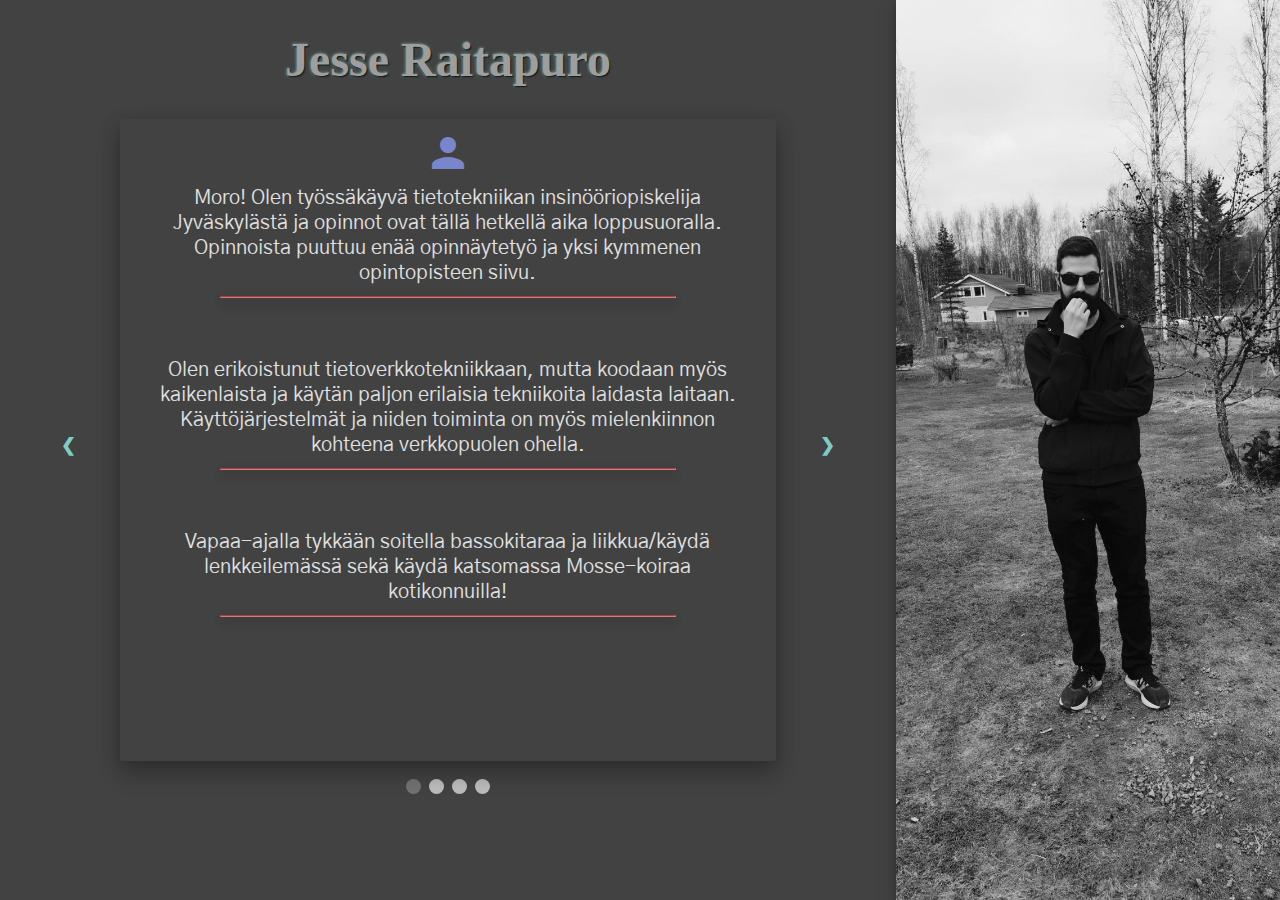
<file: index.html>
<!DOCTYPE html>

<html lang="fi">

  <head>
    <link href="https://fonts.googleapis.com/icon?family=Material+Icons" rel="stylesheet">
    <link href="https://fonts.googleapis.com/css?family=Gothic+A1" rel="stylesheet">
    <meta name="viewport" content="width=device-width, initial-scale=1.0"/>
    <title>Jesse Raitapuro - Portfolio</title>
    <meta charset="utf-8">
    <style>

      body, html{
        margin: 0;
        padding: 0;
      }

      body{
        background-color: #424242;
      }

      #firstItems{
        width: 100%;
        height: 100vh;
        background-color: #424242;
      }

      .splitLeft, .splitRight{
        height:100%;
        object-fit:cover;
      }

      .splitLeft{
        width: 70%;
      }

      .splitRight{
        width:30%;
      }

      .ownIntro{
        float: left;
        overflow:auto;
      }

      .ownPicture{
        float: right;
        box-shadow: 0 4px 8px 0 rgba(0, 0, 0, 0.2), 0 6px 20px 0 rgba(0, 0, 0, 0.19);
      }

      .mainHeader{
        color: #9e9e9e;
        text-align: center;
        padding-left: 24px;
        padding-right: 24px;
        font-size: 3em;
        text-shadow: 1px 1px 2px black, 0 0 3px #80cbc4;
      }

      .mainText{
        text-align: center;
        color: #e0e0e0;
        font-family: 'Gothic A1', sans-serif;
        font-size: 1.25em;
        padding-left: 24px;
        padding-right: 24px;
        padding-top: 8px;
        margin-left: auto;
        margin-right: auto;
        border: 2px solid #424242;
        border-radius: 2px;
        box-shadow: 0 12px 24px 0 rgba(0, 0, 0, 0.2), 0 6px 20px 0 rgba(0, 0, 0, 0.19);
        width: 75%;
        height: 70vh;
        overflow: auto;
        -webkit-overflow-scrolling: touch;
      }

      .mainLine{
        width: 75%;
        border-color: #e57373;
        box-shadow: 0 6px 12px 0 rgba(0, 0, 0, 0.2), 0 3px 10px 0 rgba(0, 0, 0, 0.19);
      }

      .Icon{
        text-align: center;
        color: #7986cb;
        font-size: 3rem;
          margin-bottom: 9px;
      }

      .contact{
        color: #ef9a9a;
      }


      .mobileHide{
        display: inherit;
      }

      .fullHide{
        display: none;
      }

      .links{
        color: #4db6ac;
      }

      /* Slideshow container */
      .slideshow-container {
        max-width: 90%;
        position: relative;
        margin: auto;
      }

      /* Hide the images by default */
      .mySlides {
          display: none;
      }

      /* Next & previous buttons */
      .prev, .next {
        cursor: pointer;
        position: absolute;
        top: 50%;
        width: auto;
        margin-top: -22px;
        padding: 16px;
        color: white;
        font-weight: bold;
        font-size: 18px;
        transition: 0.6s ease;
        border-radius: 0 3px 3px 0;
        color: #80cbc4;
      }

      /* Position the "next button" to the right */
      .next {
        right: 0;
        border-radius: 3px 0 0 3px;
      }

      /* On hover, add a black background color with a little bit see-through */
      .prev:hover, .next:hover {
        background-color: rgba(0,0,0,0.8);
      }



      /* The dots/bullets/indicators */
      .dot {
        cursor: pointer;
        height: 15px;
        width: 15px;
        margin: 0 2px;
        background-color: #bbb;
        border-radius: 50%;
        display: inline-block;
        transition: background-color 0.6s ease;
      }

      .active, .dot:hover {
        background-color: #717171;
      }

      /* Fading animation */
      .fade {
        -webkit-animation-name: fade;
        -webkit-animation-duration: 1s;
        animation-name: fade;
        animation-duration: 1s;
      }

      @-webkit-keyframes fade {
        from {opacity: .4}
        to {opacity: 1}
      }

      @keyframes fade {
        from {opacity: .4}
        to {opacity: 1}
      }


      @media only screen and (max-width: 900px) {

        #firstItems{
          height: inherit;
        }

        .ownIntro, .ownPicture {
          float:inherit;
        }

        .ownPicture{
          height: 570px;
        }


        .splitLeft, .splitRight{
          width: 100%;
          margin-bottom: 27px;
        }

        .mobileHide{
          display: none;
        }

        .fullHide{
          display: inherit;
        }

}


    </style>

  </head>


  <body>

    <div id="firstItems">
      <div class="splitLeft ownIntro">

        <header><h1 class="mainHeader" >Jesse Raitapuro</h1></header>
        <img src="own_picture.jpg" alt="Jesse Raitapuro" class="splitRight ownPicture fullHide">



                <!-- Slideshow container -->
        <div class="slideshow-container">

          <!-- Full-width images with number and caption text -->
          <div class="mySlides fade">
              <div class="mainText">

                <i class="material-icons Icon">person</i>

                <div>
                Moro! Olen työssäkäyvä tietotekniikan insinööriopiskelija Jyväskylästä ja opinnot ovat tällä hetkellä aika loppusuoralla. Opinnoista puuttuu enää opinnäytetyö ja yksi kymmenen opintopisteen siivu.<hr class="mainLine"><br><br>
                Olen erikoistunut tietoverkkotekniikkaan, mutta koodaan myös kaikenlaista ja käytän paljon erilaisia tekniikoita laidasta laitaan. Käyttöjärjestelmät ja niiden toiminta on myös mielenkiinnon kohteena verkkopuolen ohella.<hr class="mainLine"><br><br>
                Vapaa-ajalla tykkään soitella bassokitaraa ja liikkua/käydä lenkkeilemässä sekä käydä katsomassa Mosse-koiraa kotikonnuilla!<hr class="mainLine">
              </div>
              </div>
          </div>

          <div class="mySlides fade">
            <div class="mainText">
              <i class="material-icons Icon">code</i>

              <div>
              Tämän kevään ja viime vuoden syksyn aikana suoritin työharjoitteluni Jyväskylän ammattikorkeakoulussa data-analytiikan parissa. Projekteja oli laidasta laitaan ja tein myös jonkin verran web-devausta. Muutamia projekteja on myös julkaistu.<br><br>
              <a class="links" href="https://gitlab.labranet.jamk.fi/data-analysis-and-ai/PUBG-data-analysis">PlayerUnknown´s Battlegrounds analysointi</a><br><br>
              <a class="links" href="https://gitlab.labranet.jamk.fi/data-analysis-and-ai/Commerce-analysis">Ostoskäyttäytymisen analyysi</a>
              <hr class="mainLine">
              <br><br>
              Seuraavan projektiin tein esimerkiksi frontend puolen käyttäen Google Maps rajapintaa sekä MaterializeCSS frontend frameworkkia:
              <br><br>
              <a class="links" href="http://aida.labranet.jamk.fi">Ruuhka-analysaattori</a>
              <hr class="mainLine">
            </div>


            </div>
          </div>

          <div class="mySlides fade">
            <div class="mainText">
              <i class="material-icons Icon">create</i>
              <div>
              Pääasiassa ohjelmointikielenä käytän Pythonia. Se on minusta erinomainen työkalu data-analytiikkaan, web-devaukseen(backend), koneoppimiseen ja nopeiden prototyyppien tekemiseen.<hr class="mainLine"><br><br>Web-devauksessa myös tutuksi on tullut HTML, CSS, JavaScript(+JQuery) ja erilaiset frameworkit. Projekteissa missä myös backendia tarvitaan olen käyttänyt lähes poikkeuksetta Python+Flask(+MySQL) yhdistelmää. Olen todennut tämän hyvin toimivaksi ja skaalautuvaksi.<hr class="mainLine"><br><br>
              Projektin pystyttäminen serverille onnistuu myös. Esimerkiksi Flask-ohjelman konfigurointi Apache web-serverin päälle.<hr class="mainLine">
            </div>

            </div>
          </div>

          <div class="mySlides fade">
            <div class="mainText">
              <i class="material-icons Icon">mail_outline</i>
              <br><br>
              <div class="contact">
                Sähköposti:</div><div> jesse.raitapuro@jamk.fi
              </div>
              <br>
              <div class="contact">
                GitHub sivu:</div><div> <a class="links" href="https://github.com/jessenbetasoftat">jessenbetasoftat</a>
              </div>
            </div>
          </div>

          <!-- Next and previous buttons -->
          <a class="prev" onclick="plusSlides(-1)">&#10094;</a>
          <a class="next" onclick="plusSlides(1)">&#10095;</a>
        </div>
        <br>

        <!-- The dots/circles -->
        <div style="text-align:center">
          <span class="dot" onclick="currentSlide(1)"></span>
          <span class="dot" onclick="currentSlide(2)"></span>
          <span class="dot" onclick="currentSlide(3)"></span>
          <span class="dot" onclick="currentSlide(4)"></span>
        </div>



      </div>

      <img src="own_picture.jpg" alt="Jesse Raitapuro" class="splitRight ownPicture mobileHide">
    </div>



    <script>
    var slideIndex = 1;
    showSlides(slideIndex);

    // Next/previous controls
    function plusSlides(n) {
      showSlides(slideIndex += n);
    }

    // Thumbnail image controls
    function currentSlide(n) {
      showSlides(slideIndex = n);
    }

    function showSlides(n) {
      var i;
      var slides = document.getElementsByClassName("mySlides");
      var dots = document.getElementsByClassName("dot");
      if (n > slides.length) {slideIndex = 1}
      if (n < 1) {slideIndex = slides.length}
      for (i = 0; i < slides.length; i++) {
          slides[i].style.display = "none";
      }
      for (i = 0; i < dots.length; i++) {
          dots[i].className = dots[i].className.replace(" active", "");
      }
      slides[slideIndex-1].style.display = "block";
      dots[slideIndex-1].className += " active";
    }
    </script>
  </body>


</html>
</file>
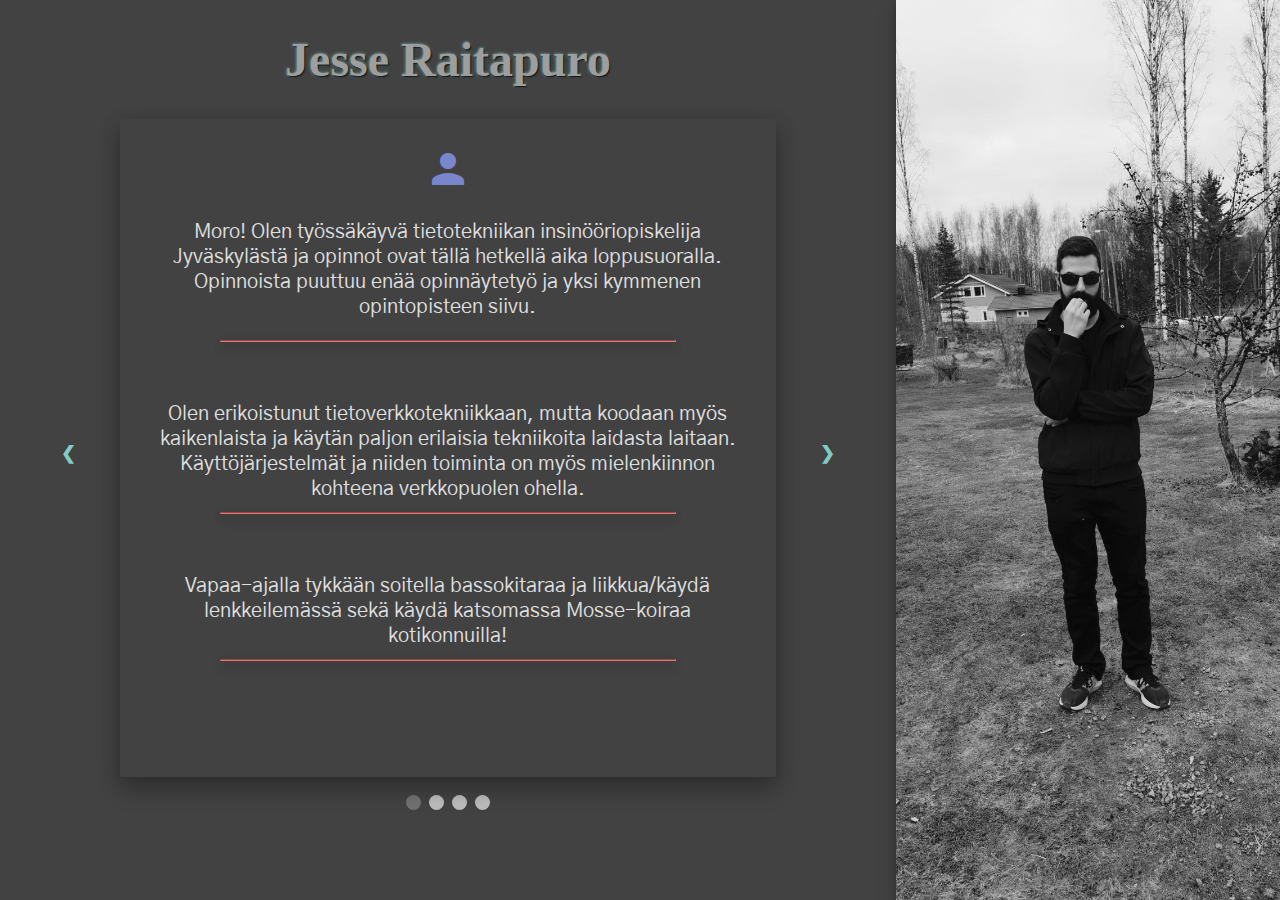
<file: main.html>
<!DOCTYPE html>

<html>

  <head>
    <link href="https://fonts.googleapis.com/icon?family=Material+Icons" rel="stylesheet">
    <link href="https://fonts.googleapis.com/css?family=Gothic+A1" rel="stylesheet">
    <meta name="viewport" content="width=device-width, initial-scale=1.0"/>
    <title>Jesse Raitapuro - Portfolio</title>
    <style>

      body, html{
        margin: 0;
        padding: 0;
      }

      body{
        background-color: #424242;
      }

      #firstItems{
        width: 100%;
        height: 100vh;
        background-color: #424242;
      }

      .splitLeft, .splitRight{
        height:100%;
        object-fit:cover;
      }

      .splitLeft{
        width: 70%;
      }

      .splitRight{
        width:30%;
      }

      .ownIntro{
        float: left;
        overflow:auto;
      }

      .ownPicture{
        float: right;
        box-shadow: 0 4px 8px 0 rgba(0, 0, 0, 0.2), 0 6px 20px 0 rgba(0, 0, 0, 0.19);
      }

      .mainHeader{
        color: #9e9e9e;
        text-align: center;
        padding-left: 24px;
        padding-right: 24px;
        font-size: 3em;
        text-shadow: 1px 1px 2px black, 0 0 3px #80cbc4;
      }

      .mainText{
        text-align: center;
        color: #e0e0e0;
        font-family: 'Gothic A1', sans-serif;
        font-size: 1.25em;
        padding-left: 24px;
        padding-right: 24px;
        padding-top: 24px;
        margin-left: auto;
        margin-right: auto;
        border: 2px solid #424242;
        border-radius: 2px;
        box-shadow: 0 12px 24px 0 rgba(0, 0, 0, 0.2), 0 6px 20px 0 rgba(0, 0, 0, 0.19);
        width: 75%;
        height: 70vh;
        overflow: auto;
      }

      .mainLine{
        width: 75%;
        border-color: #e57373;
        box-shadow: 0 6px 12px 0 rgba(0, 0, 0, 0.2), 0 3px 10px 0 rgba(0, 0, 0, 0.19);
      }

      .Icon{
        text-align: center;
        color: #7986cb;
        font-size: 3rem;
      }

      .contact{
        color: #ef9a9a;
      }


      .mobileHide{
        display: inherit;
      }

      .fullHide{
        display: none;
      }

      .links{
        color: #4db6ac;
      }

      /* Slideshow container */
      .slideshow-container {
        max-width: 90%;
        position: relative;
        margin: auto;
      }

      /* Hide the images by default */
      .mySlides {
          display: none;
      }

      /* Next & previous buttons */
      .prev, .next {
        cursor: pointer;
        position: absolute;
        top: 50%;
        width: auto;
        margin-top: -22px;
        padding: 16px;
        color: white;
        font-weight: bold;
        font-size: 18px;
        transition: 0.6s ease;
        border-radius: 0 3px 3px 0;
        color: #80cbc4;
      }

      /* Position the "next button" to the right */
      .next {
        right: 0;
        border-radius: 3px 0 0 3px;
      }

      /* On hover, add a black background color with a little bit see-through */
      .prev:hover, .next:hover {
        background-color: rgba(0,0,0,0.8);
      }



      /* The dots/bullets/indicators */
      .dot {
        cursor: pointer;
        height: 15px;
        width: 15px;
        margin: 0 2px;
        background-color: #bbb;
        border-radius: 50%;
        display: inline-block;
        transition: background-color 0.6s ease;
      }

      .active, .dot:hover {
        background-color: #717171;
      }

      /* Fading animation */
      .fade {
        -webkit-animation-name: fade;
        -webkit-animation-duration: 1s;
        animation-name: fade;
        animation-duration: 1s;
      }

      @-webkit-keyframes fade {
        from {opacity: .4}
        to {opacity: 1}
      }

      @keyframes fade {
        from {opacity: .4}
        to {opacity: 1}
      }


      @media only screen and (max-width: 900px) {

        #firstItems{
          height: inherit;
        }

        .ownIntro, .ownPicture {
          float:inherit;
        }

        .ownPicture{
          height: 570px;
        }


        .splitLeft, .splitRight{
          width: 100%;
          margin-bottom: 27px;
        }

        .mobileHide{
          display: none;
        }

        .fullHide{
          display: inherit;
        }

}


    </style>
    <meta charset="utf-8">
  </head>


  <body>

    <div id="firstItems">
      <div class="splitLeft ownIntro">

        <header><h1 class="mainHeader" >Jesse Raitapuro</h1></header>
        <img src="own_picture.jpg" class="splitRight ownPicture fullHide">



                <!-- Slideshow container -->
        <div class="slideshow-container">

          <!-- Full-width images with number and caption text -->
          <div class="mySlides fade">
              <div class="mainText">

                <i class="material-icons Icon">person</i>

                <p>
                Moro! Olen työssäkäyvä tietotekniikan insinööriopiskelija Jyväskylästä ja opinnot ovat tällä hetkellä aika loppusuoralla. Opinnoista puuttuu enää opinnäytetyö ja yksi kymmenen opintopisteen siivu.<hr class="mainLine"><br><br>
                Olen erikoistunut tietoverkkotekniikkaan, mutta koodaan myös kaikenlaista ja käytän paljon erilaisia tekniikoita laidasta laitaan. Käyttöjärjestelmät ja niiden toiminta on myös mielenkiinnon kohteena verkkopuolen ohella.<hr class="mainLine"><br><br>
                Vapaa-ajalla tykkään soitella bassokitaraa ja liikkua/käydä lenkkeilemässä sekä käydä katsomassa Mosse-koiraa kotikonnuilla!<hr class="mainLine"></p>
              </div>
          </div>

          <div class="mySlides fade">
            <div class="mainText">
              <i class="material-icons Icon">code</i>
              <p>
              Tämän kevään ja viime vuoden syksyn aikana suoritin työharjoitteluni Jyväskylän ammattikorkeakoulussa data-analytiikan parissa. Projekteja oli laidasta laitaan ja tein myös jonkin verran web-devausta. Muutamia projekteja on myös julkaistu.<br><br>
              <a class="links" href="https://gitlab.labranet.jamk.fi/data-analysis-and-ai/PUBG-data-analysis">PlayerUnknown´s Battlegrounds analysointi</a><br><br>
              <a class="links" href="https://gitlab.labranet.jamk.fi/data-analysis-and-ai/Commerce-analysis">Ostoskäyttäytymisen analyysi</a>
              <hr class="mainLine">
              <br><br>
              Seuraavan projektiin tein esimerkiksi frontend puolen käyttäen Google Maps rajapintaa sekä MaterializeCSS frontend frameworkkia:
              <br><br>
              <a class="links" href="http://aida.labranet.jamk.fi">Ruuhka-analysaattori</a>
              <hr class="mainLine">

              </p>
            </div>
          </div>

          <div class="mySlides fade">
            <div class="mainText">
              <i class="material-icons Icon">create</i>
              <p>
              Pääasiassa ohjelmointikielenä käytän Pythonia. Se on minusta erinomainen työkalu data-analytiikkaan, web-devaukseen(backend), koneoppimiseen ja nopeiden prototyyppien tekemiseen.<hr class="mainLine"><br><br>Web-devauksessa myös tutuksi on tullut HTML, CSS, JavaScript(+JQuery) ja erilaiset frameworkit. Projekteissa missä myös backendia tarvitaan olen käyttänyt lähes poikkeuksetta Python+Flask(+MySQL) yhdistelmää. Olen todennut tämän hyvin toimivaksi ja skaalautuvaksi.<hr class="mainLine"><br><br>
              Projektin pystyttäminen serverille onnistuu myös. Esimerkiksi Flask-ohjelman konfigurointi Apache web-serverin päälle.<hr class="mainLine">
              </p>
            </div>
          </div>

          <div class="mySlides fade">
            <div class="mainText">
              <i class="material-icons Icon">mail_outline</i>
              <br><br>
              <div class="contact">
                Sähköposti:</div><div> jesse.raitapuro@jamk.fi
              </div>
              <br>
              <div class="contact">
                GitHub sivu:</div><div> <a class="links" href="https://github.com/jessenbetasoftat">jessenbetasoftat</a>
              </div>
            </div>
          </div>

          <!-- Next and previous buttons -->
          <a class="prev" onclick="plusSlides(-1)">&#10094;</a>
          <a class="next" onclick="plusSlides(1)">&#10095;</a>
        </div>
        <br>

        <!-- The dots/circles -->
        <div style="text-align:center">
          <span class="dot" onclick="currentSlide(1)"></span>
          <span class="dot" onclick="currentSlide(2)"></span>
          <span class="dot" onclick="currentSlide(3)"></span>
          <span class="dot" onclick="currentSlide(4)"></span>
        </div>



      </div>

      <img src="own_picture.jpg" class="splitRight ownPicture mobileHide">
    </div>



    <script>
    var slideIndex = 1;
    showSlides(slideIndex);

    // Next/previous controls
    function plusSlides(n) {
      showSlides(slideIndex += n);
    }

    // Thumbnail image controls
    function currentSlide(n) {
      showSlides(slideIndex = n);
    }

    function showSlides(n) {
      var i;
      var slides = document.getElementsByClassName("mySlides");
      var dots = document.getElementsByClassName("dot");
      if (n > slides.length) {slideIndex = 1}
      if (n < 1) {slideIndex = slides.length}
      for (i = 0; i < slides.length; i++) {
          slides[i].style.display = "none";
      }
      for (i = 0; i < dots.length; i++) {
          dots[i].className = dots[i].className.replace(" active", "");
      }
      slides[slideIndex-1].style.display = "block";
      dots[slideIndex-1].className += " active";
    }
    </script>
  </body>


</html>
</file>
